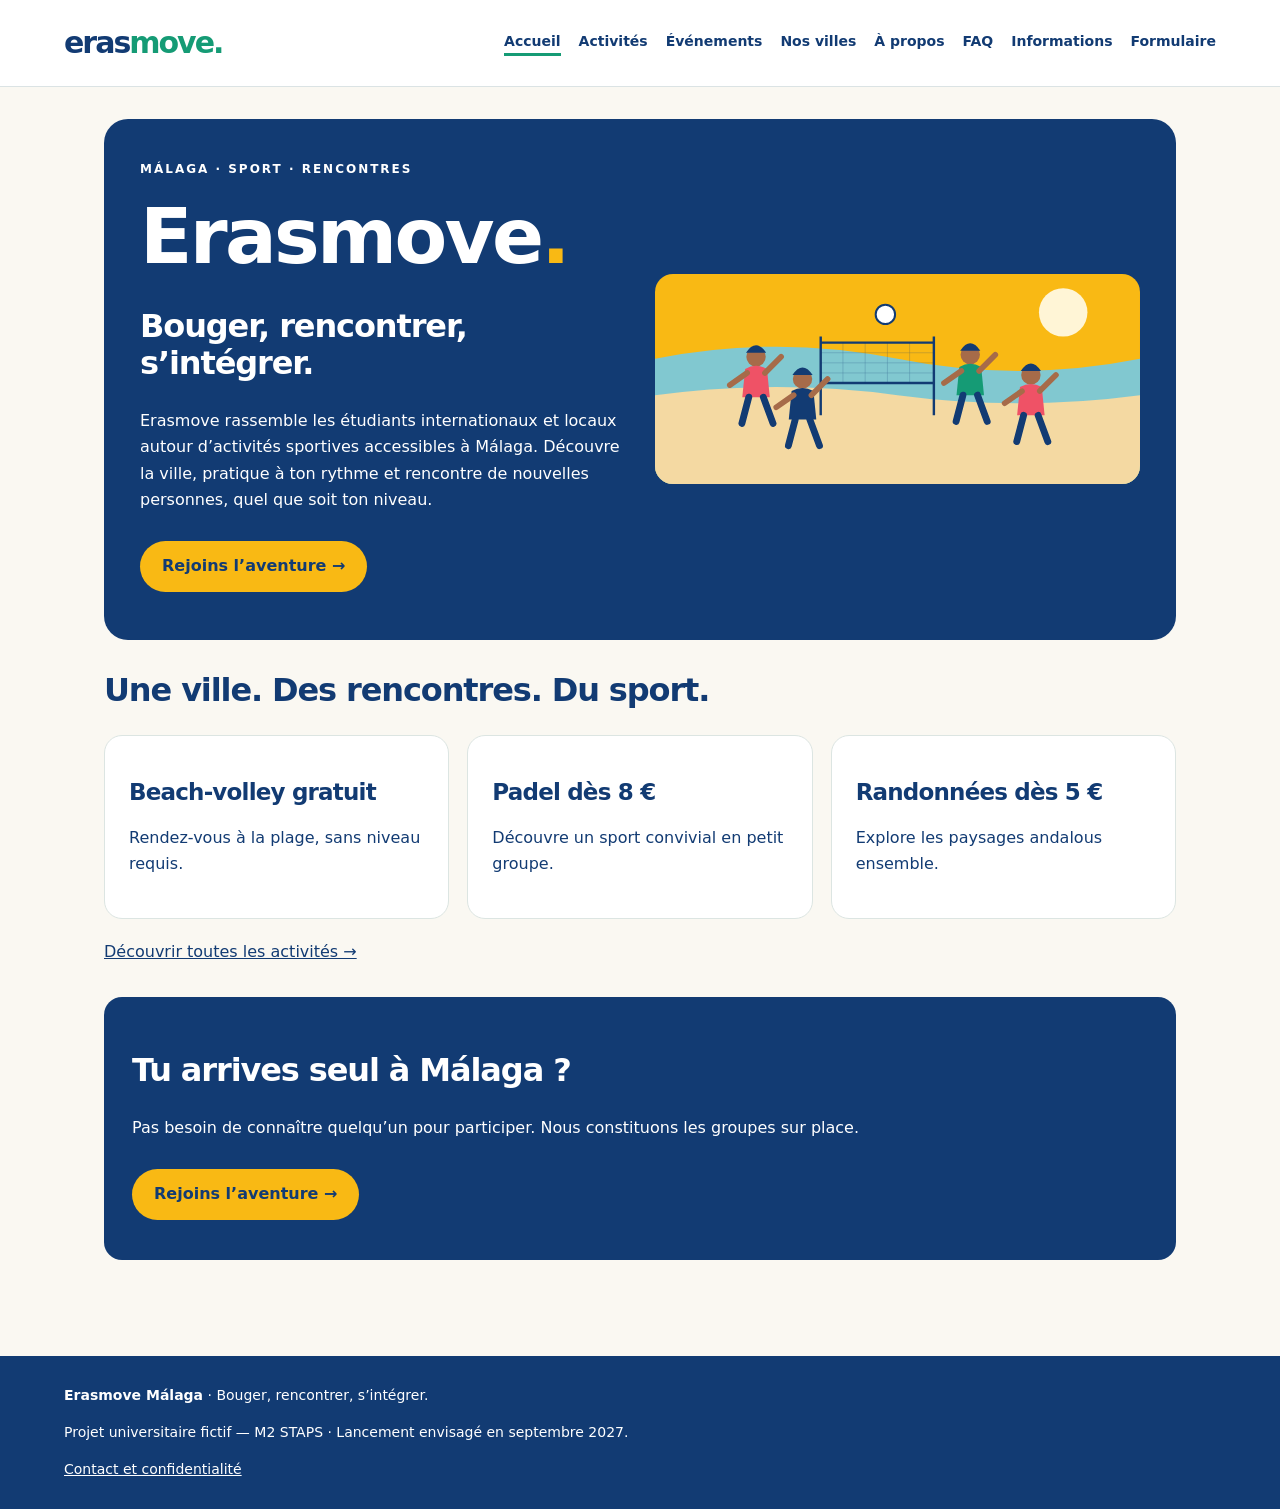
<file: index.html>
<!doctype html><html lang="fr"><head><meta charset="utf-8"><meta name="viewport" content="width=device-width, initial-scale=1"><meta name="description" content="Sport étudiant et rencontres internationales à Málaga."><title>Accueil | Erasmove Málaga</title><link rel="stylesheet" href="css/style.css"></head><body><header><a class="brand" href="index.html">eras<span>move.</span></a><nav aria-label="Navigation principale"><a href="index.html" aria-current="page">Accueil</a><a href="activites.html">Activités</a><a href="evenements.html">Événements</a><a href="villes.html">Nos villes</a><a href="apropos.html">À propos</a><a href="faq.html">FAQ</a><a href="informations.html">Informations</a><a href="formulaire.html">Formulaire</a></nav></header><main><section class="hero"><div><span class="eyebrow">MÁLAGA · SPORT · RENCONTRES</span><h1>Erasmove<span>.</span></h1><h2>Bouger, rencontrer, s’intégrer.</h2><p>Erasmove rassemble les étudiants internationaux et locaux autour d’activités sportives accessibles à Málaga. Découvre la ville, pratique à ton rythme et rencontre de nouvelles personnes, quel que soit ton niveau.</p><a class="btn" href="formulaire.html">Rejoins l’aventure →</a></div><img src="images/hero.svg" alt="Illustration de quatre étudiants jouant au beach-volley au bord de la Méditerranée"></section><section><h2>Une ville. Des rencontres. Du sport.</h2><div class="cards"><article class="tile"><h2>Beach-volley gratuit</h2><p>Rendez-vous à la plage, sans niveau requis.</p></article><article class="tile"><h2>Padel dès 8 €</h2><p>Découvre un sport convivial en petit groupe.</p></article><article class="tile"><h2>Randonnées dès 5 €</h2><p>Explore les paysages andalous ensemble.</p></article></div><a href="activites.html">Découvrir toutes les activités →</a></section><section class="band"><h2>Tu arrives seul à Málaga ?</h2><p>Pas besoin de connaître quelqu’un pour participer. Nous constituons les groupes sur place.</p><a class="btn" href="formulaire.html">Rejoins l’aventure →</a></section></main><footer><strong>Erasmove Málaga</strong> · Bouger, rencontrer, s’intégrer.<p>Projet universitaire fictif — M2 STAPS · Lancement envisagé en septembre 2027.</p><a href="faq.html#contact">Contact et confidentialité</a></footer></body></html>
</file>
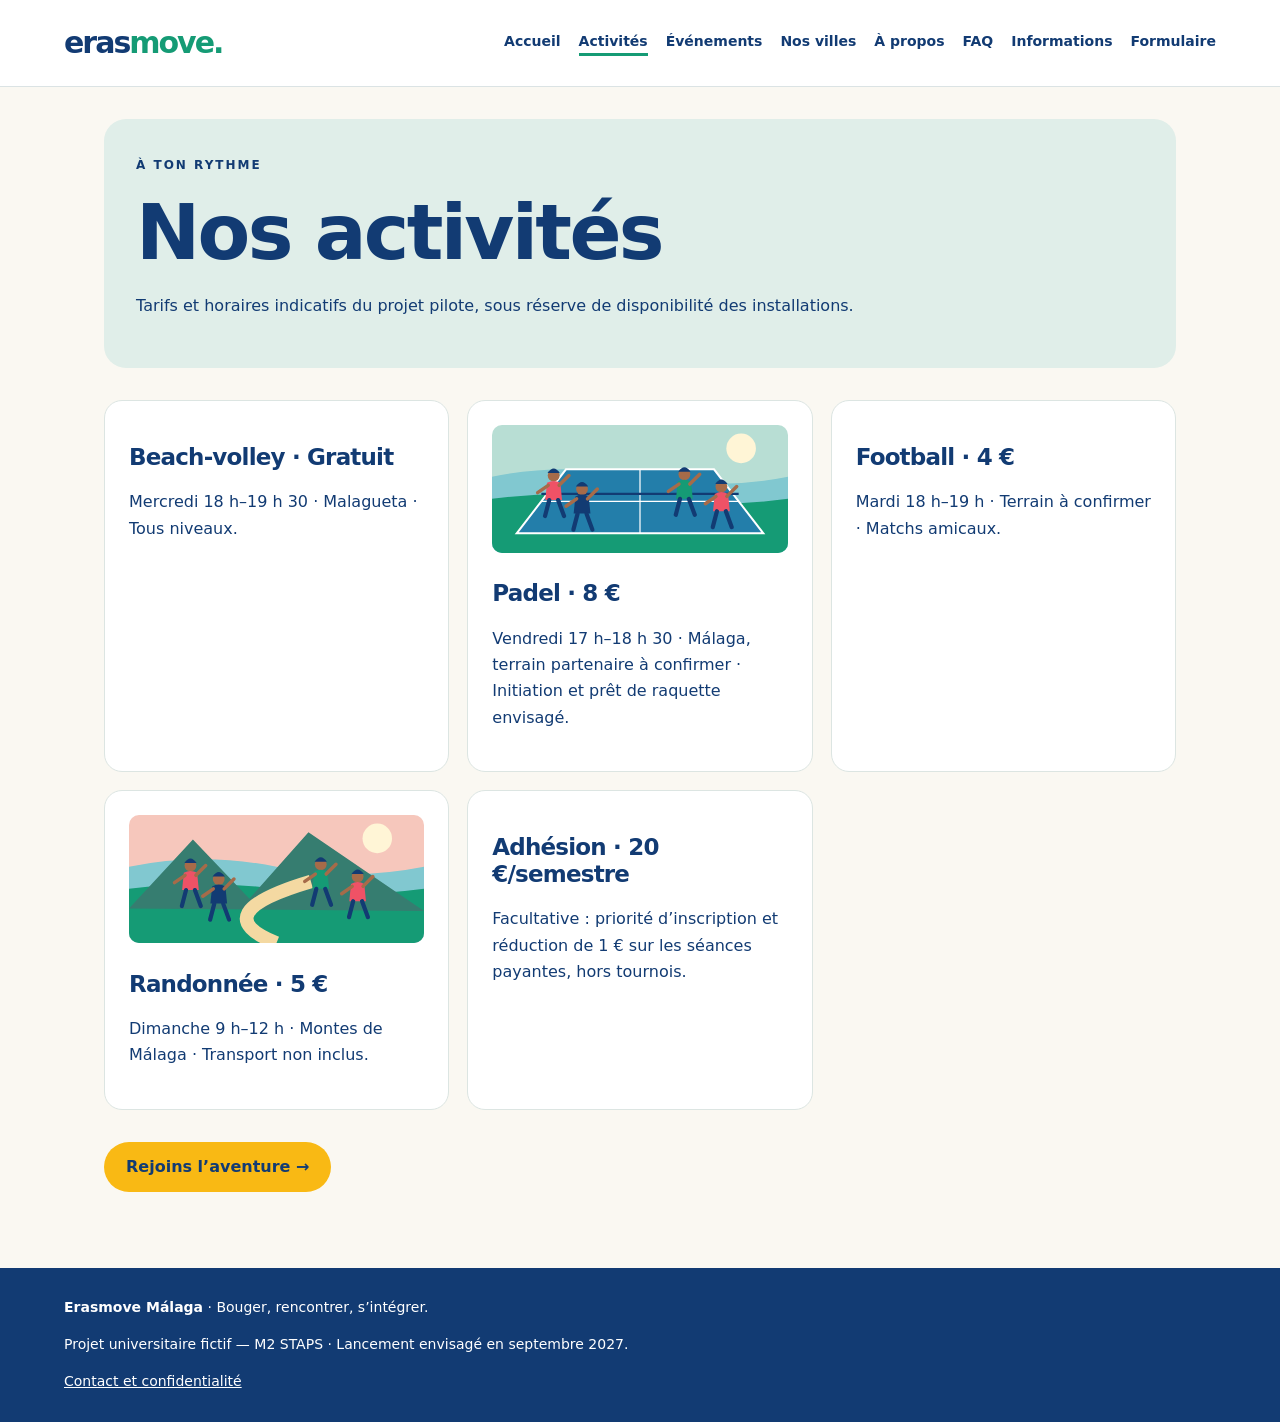
<file: activites.html>
<!doctype html><html lang="fr"><head><meta charset="utf-8"><meta name="viewport" content="width=device-width, initial-scale=1"><meta name="description" content="Offres et tarifs étudiants."><title>Activités | Erasmove Málaga</title><link rel="stylesheet" href="css/style.css"></head><body><header><a class="brand" href="index.html">eras<span>move.</span></a><nav aria-label="Navigation principale"><a href="index.html">Accueil</a><a href="activites.html" aria-current="page">Activités</a><a href="evenements.html">Événements</a><a href="villes.html">Nos villes</a><a href="apropos.html">À propos</a><a href="faq.html">FAQ</a><a href="informations.html">Informations</a><a href="formulaire.html">Formulaire</a></nav></header><main><section class="intro"><span class="eyebrow">À TON RYTHME</span><h1>Nos activités</h1><p>Tarifs et horaires indicatifs du projet pilote, sous réserve de disponibilité des installations.</p></section><div class="cards"><article class="tile"><h2>Beach-volley · Gratuit</h2><p>Mercredi 18 h–19 h 30 · Malagueta · Tous niveaux.</p></article><article class="tile"><img src="images/padel.svg" alt="Illustration d’étudiants sur un terrain de padel"><h2>Padel · 8 €</h2><p>Vendredi 17 h–18 h 30 · Málaga, terrain partenaire à confirmer · Initiation et prêt de raquette envisagé.</p></article><article class="tile"><h2>Football · 4 €</h2><p>Mardi 18 h–19 h · Terrain à confirmer · Matchs amicaux.</p></article><article class="tile"><img src="images/hike.svg" alt="Illustration d’une randonnée collective en montagne"><h2>Randonnée · 5 €</h2><p>Dimanche 9 h–12 h · Montes de Málaga · Transport non inclus.</p></article><article class="tile"><h2>Adhésion · 20 €/semestre</h2><p>Facultative : priorité d’inscription et réduction de 1 € sur les séances payantes, hors tournois.</p></article></div><a class="btn" href="formulaire.html">Rejoins l’aventure →</a></main><footer><strong>Erasmove Málaga</strong> · Bouger, rencontrer, s’intégrer.<p>Projet universitaire fictif — M2 STAPS · Lancement envisagé en septembre 2027.</p><a href="faq.html#contact">Contact et confidentialité</a></footer></body></html>
</file>
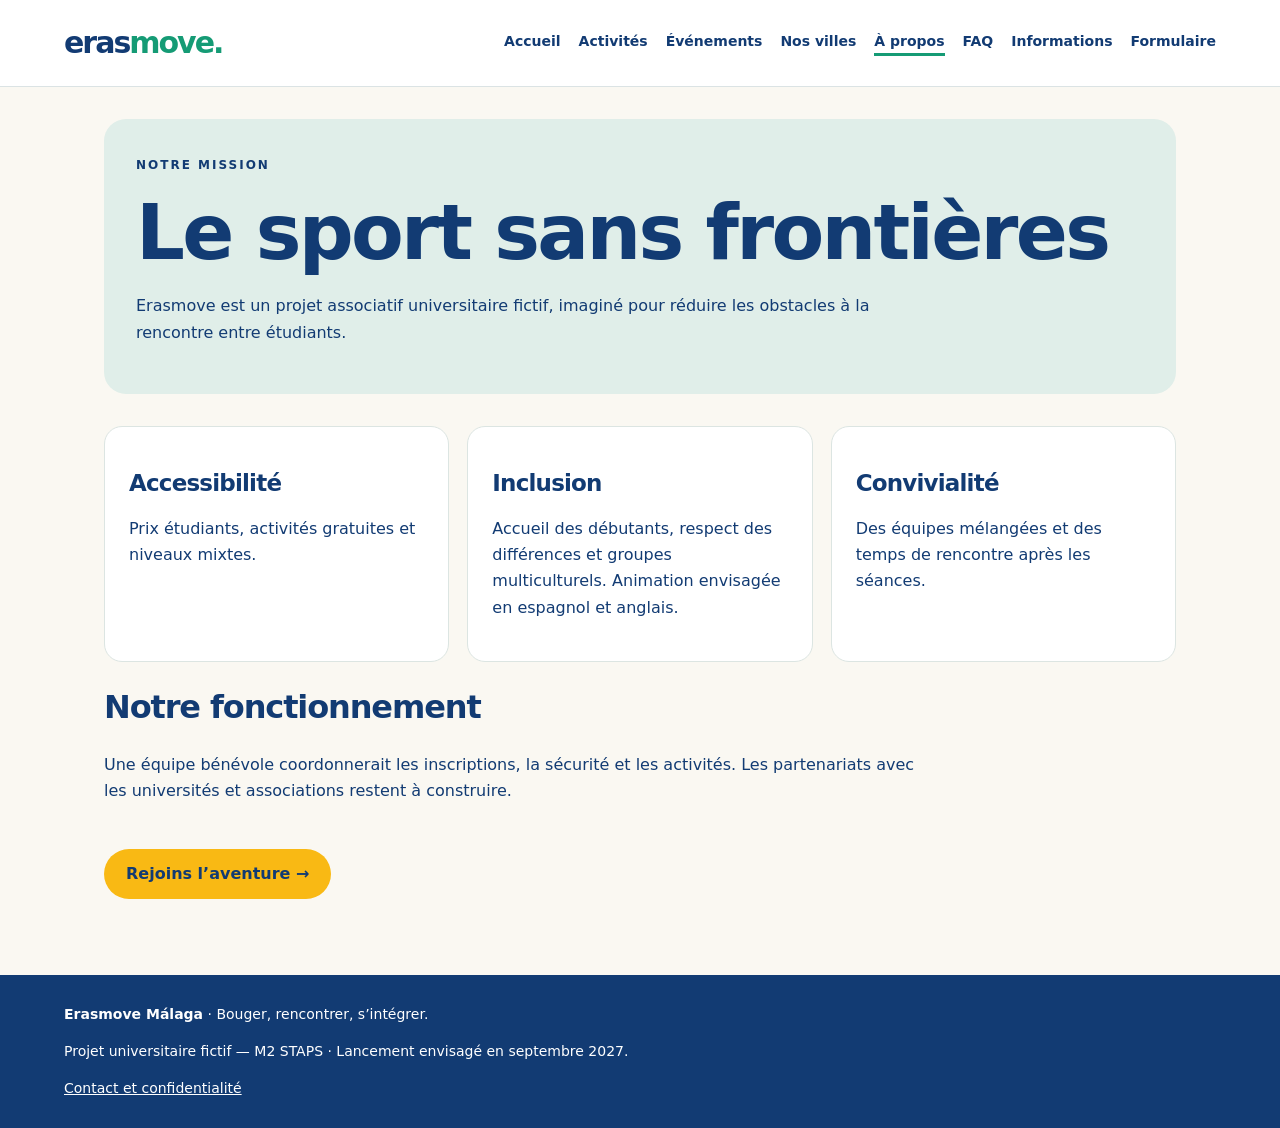
<file: apropos.html>
<!doctype html><html lang="fr"><head><meta charset="utf-8"><meta name="viewport" content="width=device-width, initial-scale=1"><meta name="description" content="Mission et valeurs."><title>À propos | Erasmove Málaga</title><link rel="stylesheet" href="css/style.css"></head><body><header><a class="brand" href="index.html">eras<span>move.</span></a><nav aria-label="Navigation principale"><a href="index.html">Accueil</a><a href="activites.html">Activités</a><a href="evenements.html">Événements</a><a href="villes.html">Nos villes</a><a href="apropos.html" aria-current="page">À propos</a><a href="faq.html">FAQ</a><a href="informations.html">Informations</a><a href="formulaire.html">Formulaire</a></nav></header><main><section class="intro"><span class="eyebrow">NOTRE MISSION</span><h1>Le sport sans frontières</h1><p>Erasmove est un projet associatif universitaire fictif, imaginé pour réduire les obstacles à la rencontre entre étudiants.</p></section><div class="cards"><article class="tile"><h2>Accessibilité</h2><p>Prix étudiants, activités gratuites et niveaux mixtes.</p></article><article class="tile"><h2>Inclusion</h2><p>Accueil des débutants, respect des différences et groupes multiculturels. Animation envisagée en espagnol et anglais.</p></article><article class="tile"><h2>Convivialité</h2><p>Des équipes mélangées et des temps de rencontre après les séances.</p></article></div><section><h2>Notre fonctionnement</h2><p>Une équipe bénévole coordonnerait les inscriptions, la sécurité et les activités. Les partenariats avec les universités et associations restent à construire.</p></section><a class="btn" href="formulaire.html">Rejoins l’aventure →</a></main><footer><strong>Erasmove Málaga</strong> · Bouger, rencontrer, s’intégrer.<p>Projet universitaire fictif — M2 STAPS · Lancement envisagé en septembre 2027.</p><a href="faq.html#contact">Contact et confidentialité</a></footer></body></html>
</file>
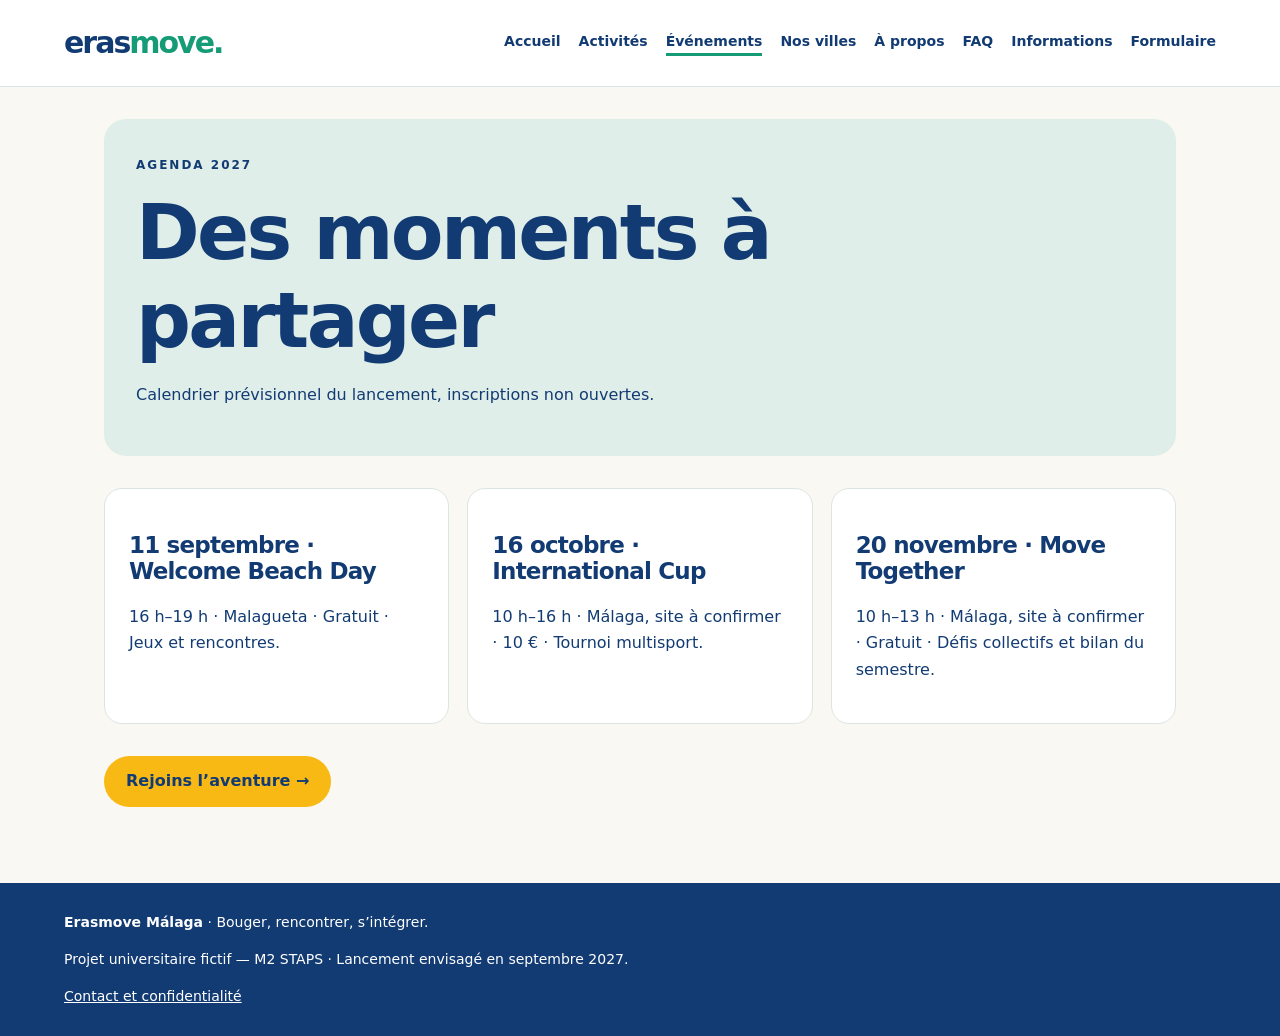
<file: evenements.html>
<!doctype html><html lang="fr"><head><meta charset="utf-8"><meta name="viewport" content="width=device-width, initial-scale=1"><meta name="description" content="Programme sportif prévisionnel."><title>Événements | Erasmove Málaga</title><link rel="stylesheet" href="css/style.css"></head><body><header><a class="brand" href="index.html">eras<span>move.</span></a><nav aria-label="Navigation principale"><a href="index.html">Accueil</a><a href="activites.html">Activités</a><a href="evenements.html" aria-current="page">Événements</a><a href="villes.html">Nos villes</a><a href="apropos.html">À propos</a><a href="faq.html">FAQ</a><a href="informations.html">Informations</a><a href="formulaire.html">Formulaire</a></nav></header><main><section class="intro"><span class="eyebrow">AGENDA 2027</span><h1>Des moments à partager</h1><p>Calendrier prévisionnel du lancement, inscriptions non ouvertes.</p></section><div class="cards"><article class="tile"><h2>11 septembre · Welcome Beach Day</h2><p>16 h–19 h · Malagueta · Gratuit · Jeux et rencontres.</p></article><article class="tile"><h2>16 octobre · International Cup</h2><p>10 h–16 h · Málaga, site à confirmer · 10 € · Tournoi multisport.</p></article><article class="tile"><h2>20 novembre · Move Together</h2><p>10 h–13 h · Málaga, site à confirmer · Gratuit · Défis collectifs et bilan du semestre.</p></article></div><a class="btn" href="formulaire.html">Rejoins l’aventure →</a></main><footer><strong>Erasmove Málaga</strong> · Bouger, rencontrer, s’intégrer.<p>Projet universitaire fictif — M2 STAPS · Lancement envisagé en septembre 2027.</p><a href="faq.html#contact">Contact et confidentialité</a></footer></body></html>
</file>
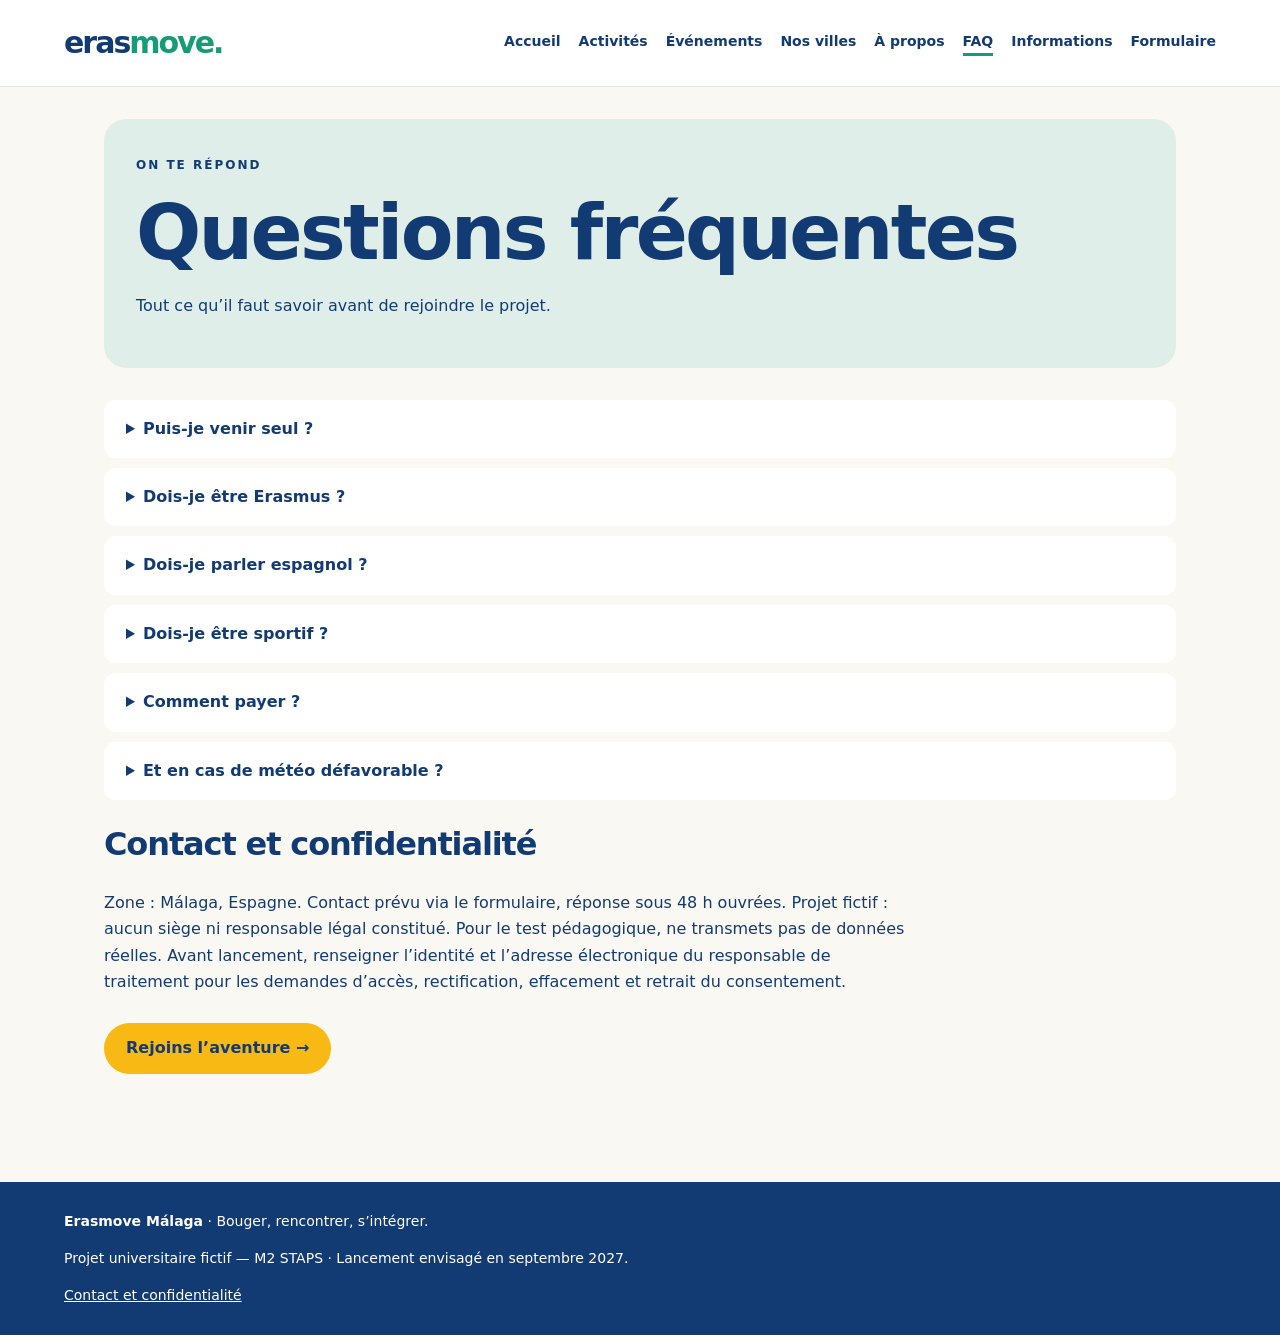
<file: faq.html>
<!doctype html><html lang="fr"><head><meta charset="utf-8"><meta name="viewport" content="width=device-width, initial-scale=1"><meta name="description" content="Questions pratiques et confidentialité."><title>FAQ | Erasmove Málaga</title><link rel="stylesheet" href="css/style.css"></head><body><header><a class="brand" href="index.html">eras<span>move.</span></a><nav aria-label="Navigation principale"><a href="index.html">Accueil</a><a href="activites.html">Activités</a><a href="evenements.html">Événements</a><a href="villes.html">Nos villes</a><a href="apropos.html">À propos</a><a href="faq.html" aria-current="page">FAQ</a><a href="informations.html">Informations</a><a href="formulaire.html">Formulaire</a></nav></header><main><section class="intro"><span class="eyebrow">ON TE RÉPOND</span><h1>Questions fréquentes</h1><p>Tout ce qu’il faut savoir avant de rejoindre le projet.</p></section><details><summary>Puis-je venir seul ?</summary><p>Oui, les équipes seront constituées sur place.</p></details><details><summary>Dois-je être Erasmus ?</summary><p>Non, les étudiants locaux sont également les bienvenus.</p></details><details><summary>Dois-je parler espagnol ?</summary><p>Non, l’animation est envisagée en espagnol et anglais.</p></details><details><summary>Dois-je être sportif ?</summary><p>Non, les activités sont ouvertes aux débutants.</p></details><details><summary>Comment payer ?</summary><p>Aucun paiement n’est collecté sur ce prototype. Les modalités seront communiquées avant une inscription réelle.</p></details><details><summary>Et en cas de météo défavorable ?</summary><p>Une annulation ou un report sera communiqué avant la séance.</p></details><section id="contact"><h2>Contact et confidentialité</h2><p>Zone : Málaga, Espagne. Contact prévu via le formulaire, réponse sous 48 h ouvrées. Projet fictif : aucun siège ni responsable légal constitué. Pour le test pédagogique, ne transmets pas de données réelles. Avant lancement, renseigner l’identité et l’adresse électronique du responsable de traitement pour les demandes d’accès, rectification, effacement et retrait du consentement.</p><a class="btn" href="formulaire.html">Rejoins l’aventure →</a></section></main><footer><strong>Erasmove Málaga</strong> · Bouger, rencontrer, s’intégrer.<p>Projet universitaire fictif — M2 STAPS · Lancement envisagé en septembre 2027.</p><a href="faq.html#contact">Contact et confidentialité</a></footer></body></html>
</file>
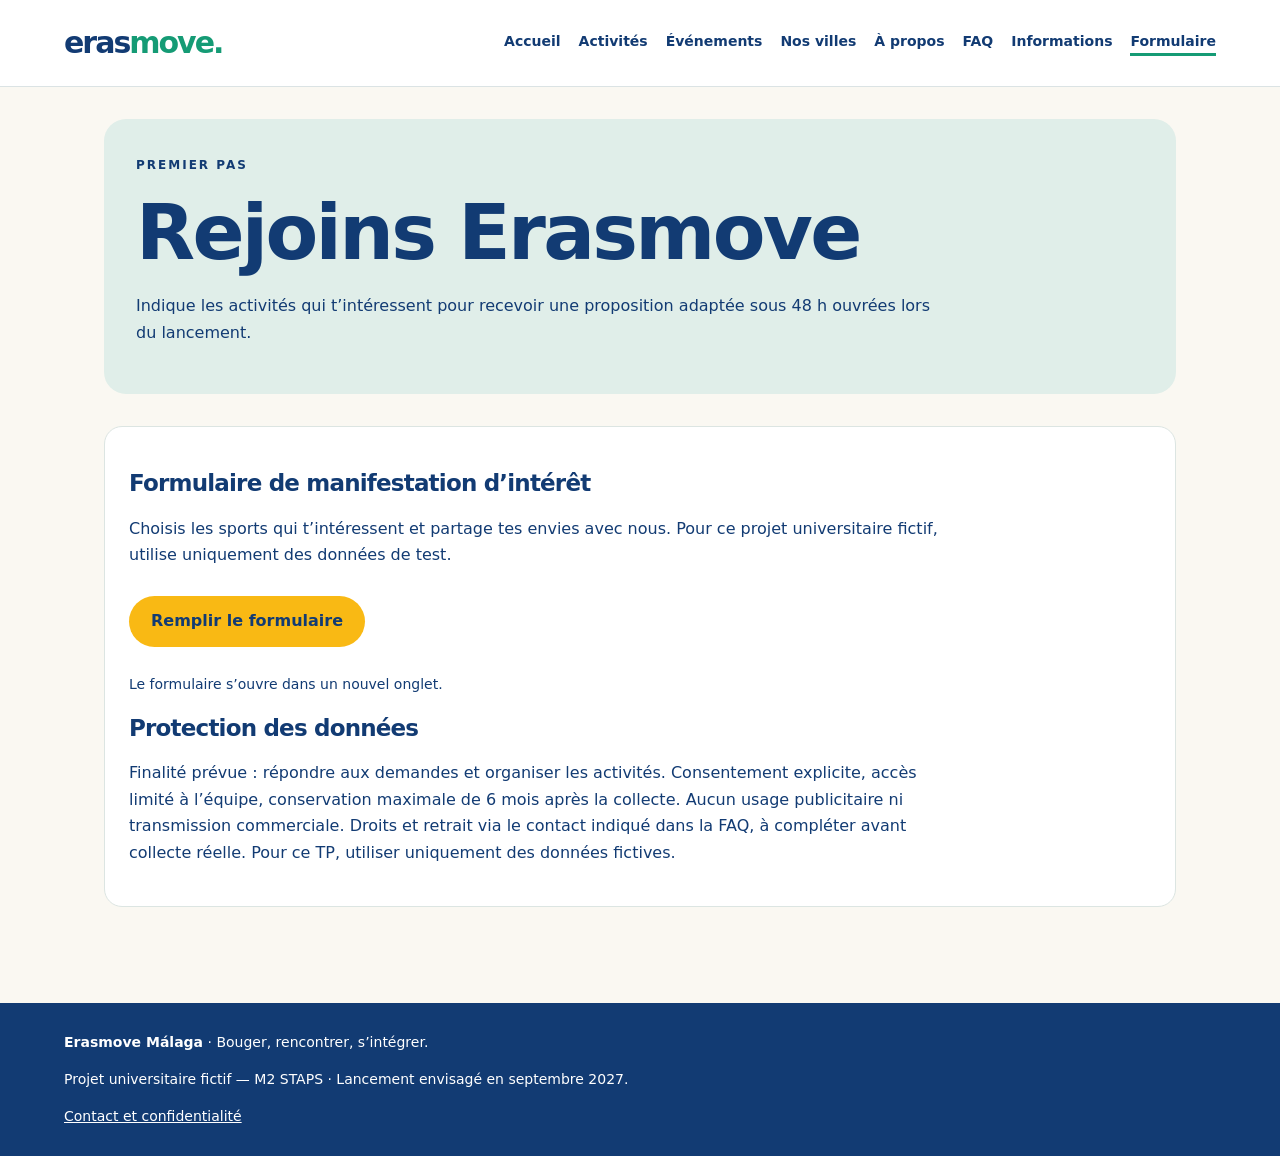
<file: formulaire.html>
<!doctype html><html lang="fr"><head><meta charset="utf-8"><meta name="viewport" content="width=device-width, initial-scale=1"><meta name="description" content="Manifestation d’intérêt Erasmove."><title>Formulaire | Erasmove Málaga</title><link rel="stylesheet" href="css/style.css"></head><body><header><a class="brand" href="index.html">eras<span>move.</span></a><nav aria-label="Navigation principale"><a href="index.html">Accueil</a><a href="activites.html">Activités</a><a href="evenements.html">Événements</a><a href="villes.html">Nos villes</a><a href="apropos.html">À propos</a><a href="faq.html">FAQ</a><a href="informations.html">Informations</a><a href="formulaire.html" aria-current="page">Formulaire</a></nav></header><main><section class="intro"><span class="eyebrow">PREMIER PAS</span><h1>Rejoins Erasmove</h1><p>Indique les activités qui t’intéressent pour recevoir une proposition adaptée sous 48 h ouvrées lors du lancement.</p></section><section class="tile"><h2>Formulaire de manifestation d’intérêt</h2><p>Choisis les sports qui t’intéressent et partage tes envies avec nous. Pour ce projet universitaire fictif, utilise uniquement des données de test.</p><a class="btn" href="https://docs.google.com/forms/d/e/1FAIpQLSdmhwDLGZdI3JbrvcrzE5wJtYzQxZAX3iNCedbJNv4kbh8Z3g/viewform?usp=publish-editor" target="_blank" rel="noopener noreferrer">Remplir le formulaire</a><p class="note">Le formulaire s’ouvre dans un nouvel onglet.</p><h2>Protection des données</h2><p>Finalité prévue : répondre aux demandes et organiser les activités. Consentement explicite, accès limité à l’équipe, conservation maximale de 6 mois après la collecte. Aucun usage publicitaire ni transmission commerciale. Droits et retrait via le contact indiqué dans la FAQ, à compléter avant collecte réelle. Pour ce TP, utiliser uniquement des données fictives.</p></section></main><footer><strong>Erasmove Málaga</strong> · Bouger, rencontrer, s’intégrer.<p>Projet universitaire fictif — M2 STAPS · Lancement envisagé en septembre 2027.</p><a href="faq.html#contact">Contact et confidentialité</a></footer></body></html>
</file>
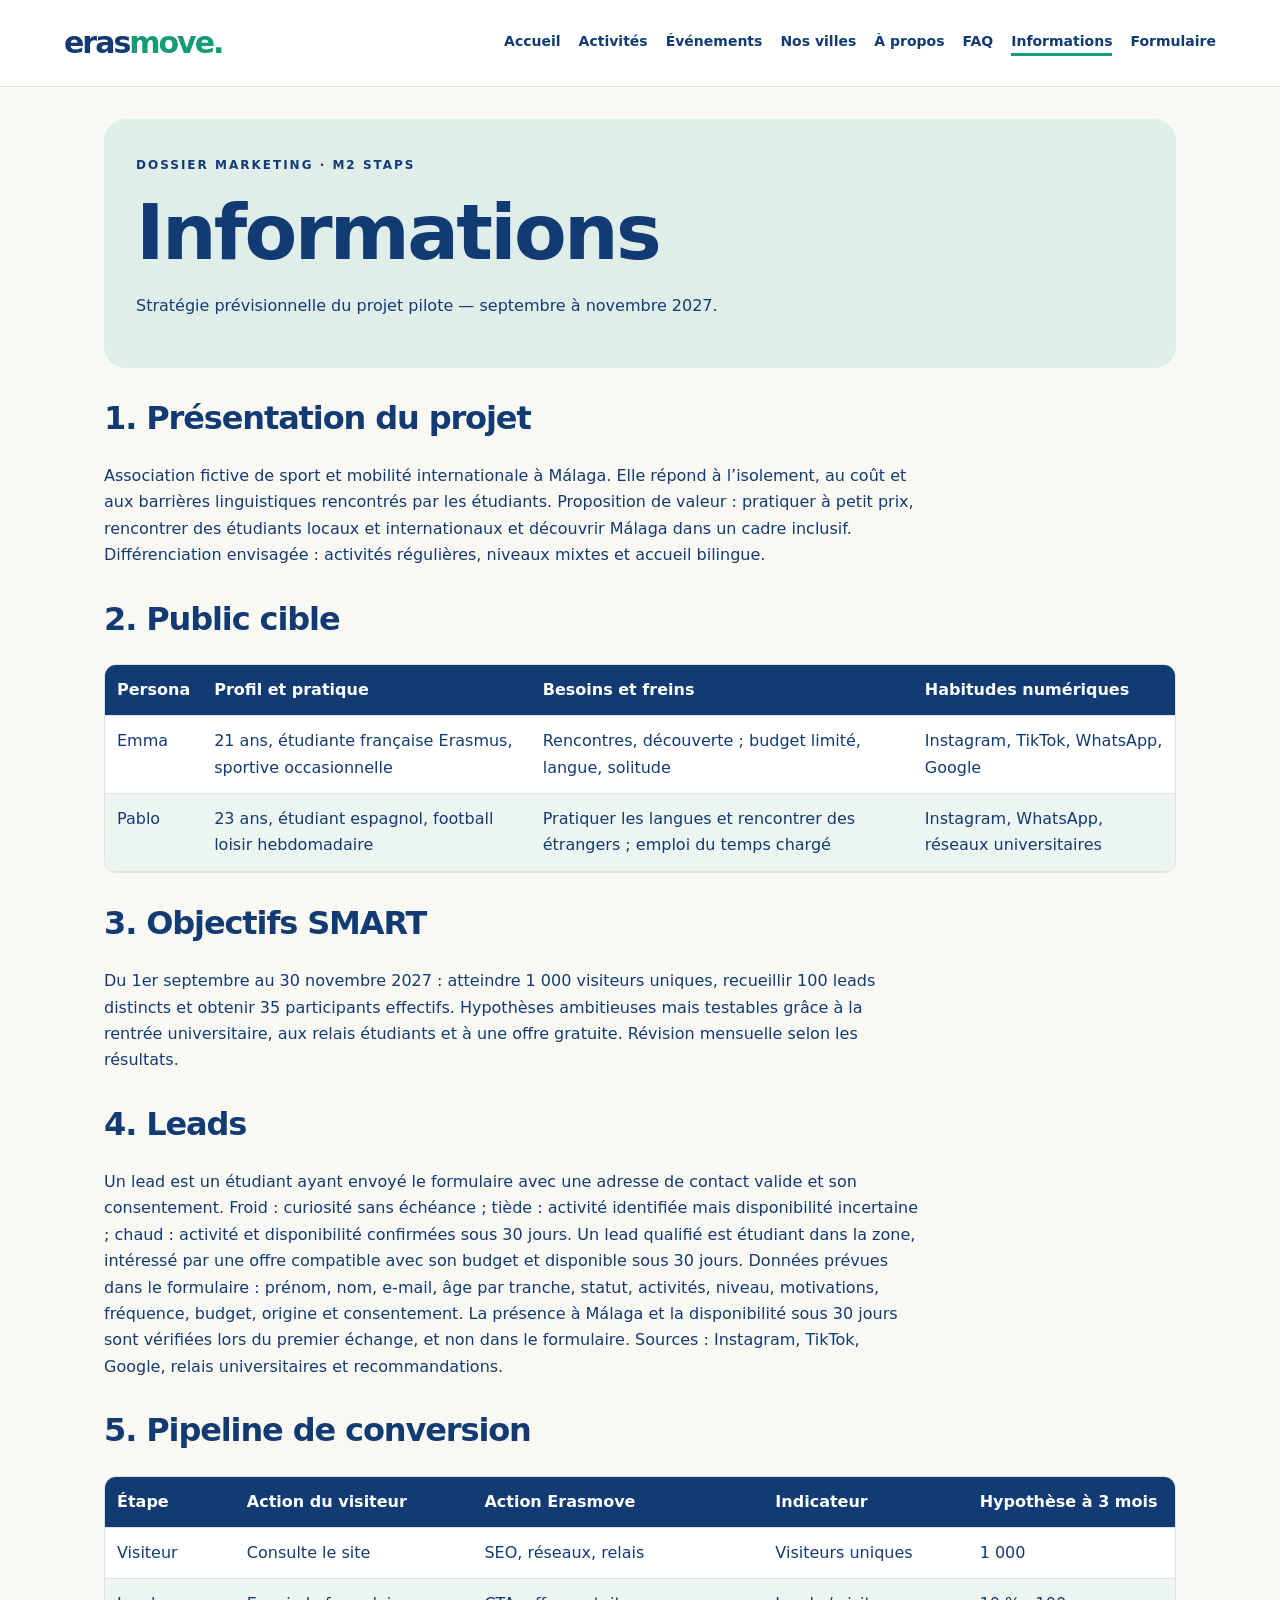
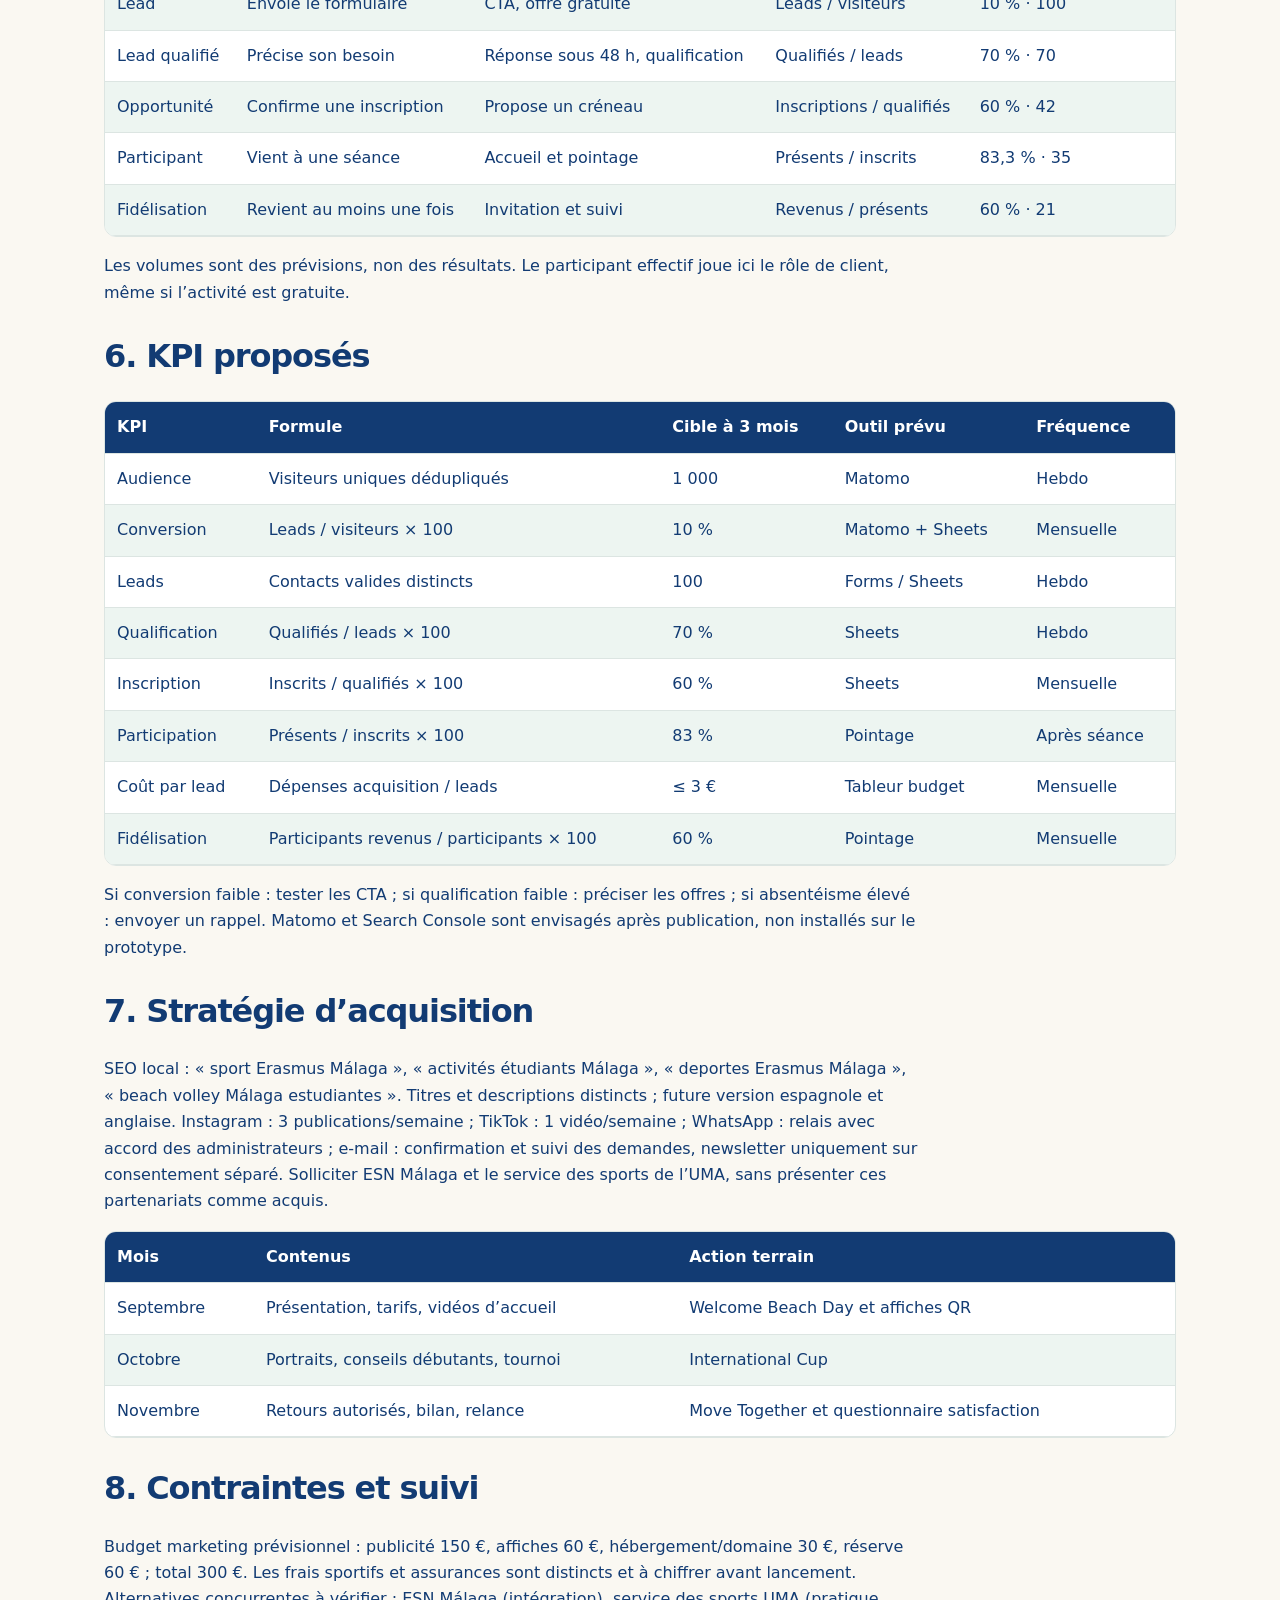
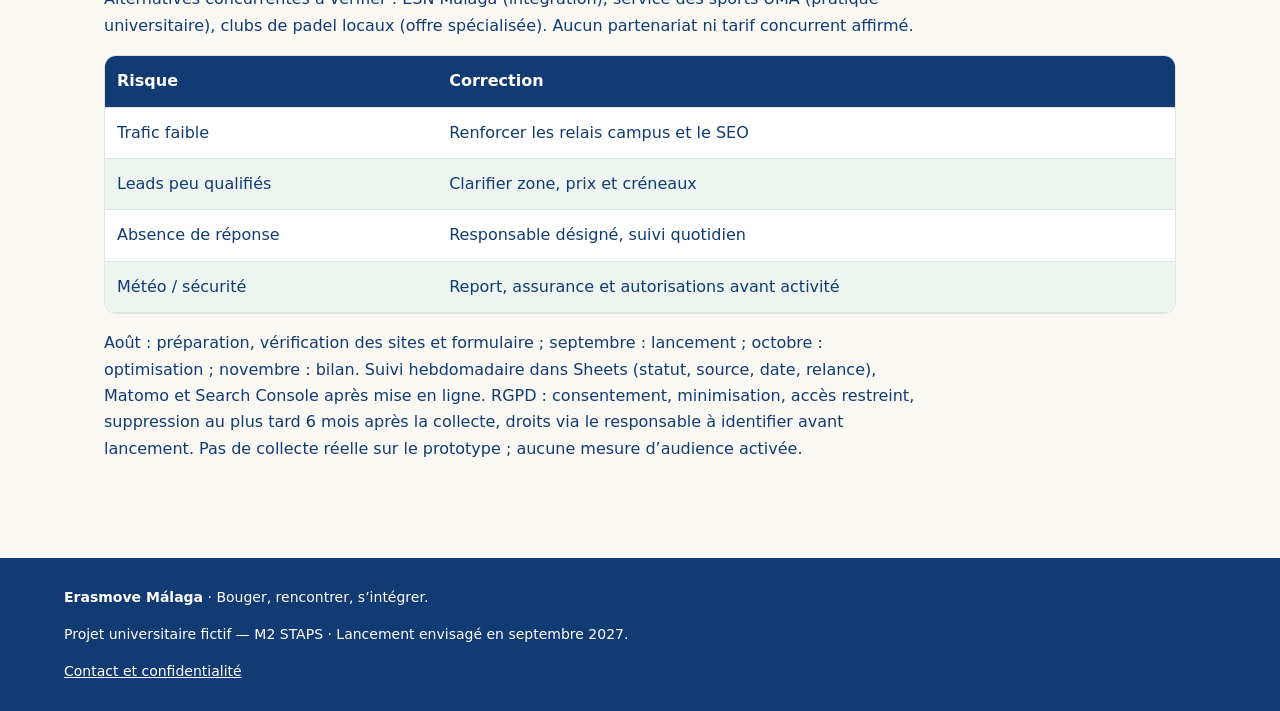
<file: informations.html>
<!doctype html><html lang="fr"><head><meta charset="utf-8"><meta name="viewport" content="width=device-width, initial-scale=1"><meta name="description" content="Stratégie marketing, pipeline et KPI Erasmove."><title>Informations marketing | Erasmove Málaga</title><link rel="stylesheet" href="css/style.css"></head><body><header><a class="brand" href="index.html">eras<span>move.</span></a><nav aria-label="Navigation principale"><a href="index.html">Accueil</a><a href="activites.html">Activités</a><a href="evenements.html">Événements</a><a href="villes.html">Nos villes</a><a href="apropos.html">À propos</a><a href="faq.html">FAQ</a><a href="informations.html" aria-current="page">Informations</a><a href="formulaire.html">Formulaire</a></nav></header><main><section class="intro"><span class="eyebrow">DOSSIER MARKETING · M2 STAPS</span><h1>Informations</h1><p>Stratégie prévisionnelle du projet pilote — septembre à novembre 2027.</p></section><section><h2>1. Présentation du projet</h2><p>Association fictive de sport et mobilité internationale à Málaga. Elle répond à l’isolement, au coût et aux barrières linguistiques rencontrés par les étudiants. Proposition de valeur : pratiquer à petit prix, rencontrer des étudiants locaux et internationaux et découvrir Málaga dans un cadre inclusif. Différenciation envisagée : activités régulières, niveaux mixtes et accueil bilingue.</p></section><section><h2>2. Public cible</h2><div class="tablewrap" tabindex="0" role="region" aria-label="Tableau défilant"><table><thead><tr><th scope="col">Persona</th><th scope="col">Profil et pratique</th><th scope="col">Besoins et freins</th><th scope="col">Habitudes numériques</th></tr></thead><tbody><tr><td>Emma</td><td>21 ans, étudiante française Erasmus, sportive occasionnelle</td><td>Rencontres, découverte ; budget limité, langue, solitude</td><td>Instagram, TikTok, WhatsApp, Google</td></tr><tr><td>Pablo</td><td>23 ans, étudiant espagnol, football loisir hebdomadaire</td><td>Pratiquer les langues et rencontrer des étrangers ; emploi du temps chargé</td><td>Instagram, WhatsApp, réseaux universitaires</td></tr></tbody></table></div></section><section><h2>3. Objectifs SMART</h2><p>Du 1er septembre au 30 novembre 2027 : atteindre 1 000 visiteurs uniques, recueillir 100 leads distincts et obtenir 35 participants effectifs. Hypothèses ambitieuses mais testables grâce à la rentrée universitaire, aux relais étudiants et à une offre gratuite. Révision mensuelle selon les résultats.</p></section><section><h2>4. Leads</h2><p>Un lead est un étudiant ayant envoyé le formulaire avec une adresse de contact valide et son consentement. Froid : curiosité sans échéance ; tiède : activité identifiée mais disponibilité incertaine ; chaud : activité et disponibilité confirmées sous 30 jours. Un lead qualifié est étudiant dans la zone, intéressé par une offre compatible avec son budget et disponible sous 30 jours. Données prévues dans le formulaire : prénom, nom, e-mail, âge par tranche, statut, activités, niveau, motivations, fréquence, budget, origine et consentement. La présence à Málaga et la disponibilité sous 30 jours sont vérifiées lors du premier échange, et non dans le formulaire. Sources : Instagram, TikTok, Google, relais universitaires et recommandations.</p></section><section><h2>5. Pipeline de conversion</h2><div class="tablewrap" tabindex="0" role="region" aria-label="Tableau défilant"><table><thead><tr><th scope="col">Étape</th><th scope="col">Action du visiteur</th><th scope="col">Action Erasmove</th><th scope="col">Indicateur</th><th scope="col">Hypothèse à 3 mois</th></tr></thead><tbody><tr><td>Visiteur</td><td>Consulte le site</td><td>SEO, réseaux, relais</td><td>Visiteurs uniques</td><td>1 000</td></tr><tr><td>Lead</td><td>Envoie le formulaire</td><td>CTA, offre gratuite</td><td>Leads / visiteurs</td><td>10 % · 100</td></tr><tr><td>Lead qualifié</td><td>Précise son besoin</td><td>Réponse sous 48 h, qualification</td><td>Qualifiés / leads</td><td>70 % · 70</td></tr><tr><td>Opportunité</td><td>Confirme une inscription</td><td>Propose un créneau</td><td>Inscriptions / qualifiés</td><td>60 % · 42</td></tr><tr><td>Participant</td><td>Vient à une séance</td><td>Accueil et pointage</td><td>Présents / inscrits</td><td>83,3 % · 35</td></tr><tr><td>Fidélisation</td><td>Revient au moins une fois</td><td>Invitation et suivi</td><td>Revenus / présents</td><td>60 % · 21</td></tr></tbody></table></div><p>Les volumes sont des prévisions, non des résultats. Le participant effectif joue ici le rôle de client, même si l’activité est gratuite.</p></section><section><h2>6. KPI proposés</h2><div class="tablewrap" tabindex="0" role="region" aria-label="Tableau défilant"><table><thead><tr><th scope="col">KPI</th><th scope="col">Formule</th><th scope="col">Cible à 3 mois</th><th scope="col">Outil prévu</th><th scope="col">Fréquence</th></tr></thead><tbody><tr><td>Audience</td><td>Visiteurs uniques dédupliqués</td><td>1 000</td><td>Matomo</td><td>Hebdo</td></tr><tr><td>Conversion</td><td>Leads / visiteurs × 100</td><td>10 %</td><td>Matomo + Sheets</td><td>Mensuelle</td></tr><tr><td>Leads</td><td>Contacts valides distincts</td><td>100</td><td>Forms / Sheets</td><td>Hebdo</td></tr><tr><td>Qualification</td><td>Qualifiés / leads × 100</td><td>70 %</td><td>Sheets</td><td>Hebdo</td></tr><tr><td>Inscription</td><td>Inscrits / qualifiés × 100</td><td>60 %</td><td>Sheets</td><td>Mensuelle</td></tr><tr><td>Participation</td><td>Présents / inscrits × 100</td><td>83 %</td><td>Pointage</td><td>Après séance</td></tr><tr><td>Coût par lead</td><td>Dépenses acquisition / leads</td><td>≤ 3 €</td><td>Tableur budget</td><td>Mensuelle</td></tr><tr><td>Fidélisation</td><td>Participants revenus / participants × 100</td><td>60 %</td><td>Pointage</td><td>Mensuelle</td></tr></tbody></table></div><p>Si conversion faible : tester les CTA ; si qualification faible : préciser les offres ; si absentéisme élevé : envoyer un rappel. Matomo et Search Console sont envisagés après publication, non installés sur le prototype.</p></section><section><h2>7. Stratégie d’acquisition</h2><p>SEO local : « sport Erasmus Málaga », « activités étudiants Málaga », « deportes Erasmus Málaga », « beach volley Málaga estudiantes ». Titres et descriptions distincts ; future version espagnole et anglaise. Instagram : 3 publications/semaine ; TikTok : 1 vidéo/semaine ; WhatsApp : relais avec accord des administrateurs ; e-mail : confirmation et suivi des demandes, newsletter uniquement sur consentement séparé. Solliciter ESN Málaga et le service des sports de l’UMA, sans présenter ces partenariats comme acquis.</p><div class="tablewrap" tabindex="0" role="region" aria-label="Tableau défilant"><table><thead><tr><th scope="col">Mois</th><th scope="col">Contenus</th><th scope="col">Action terrain</th></tr></thead><tbody><tr><td>Septembre</td><td>Présentation, tarifs, vidéos d’accueil</td><td>Welcome Beach Day et affiches QR</td></tr><tr><td>Octobre</td><td>Portraits, conseils débutants, tournoi</td><td>International Cup</td></tr><tr><td>Novembre</td><td>Retours autorisés, bilan, relance</td><td>Move Together et questionnaire satisfaction</td></tr></tbody></table></div></section><section><h2>8. Contraintes et suivi</h2><p>Budget marketing prévisionnel : publicité 150 €, affiches 60 €, hébergement/domaine 30 €, réserve 60 € ; total 300 €. Les frais sportifs et assurances sont distincts et à chiffrer avant lancement. Alternatives concurrentes à vérifier : ESN Málaga (intégration), service des sports UMA (pratique universitaire), clubs de padel locaux (offre spécialisée). Aucun partenariat ni tarif concurrent affirmé.</p><div class="tablewrap" tabindex="0" role="region" aria-label="Tableau défilant"><table><thead><tr><th scope="col">Risque</th><th scope="col">Correction</th></tr></thead><tbody><tr><td>Trafic faible</td><td>Renforcer les relais campus et le SEO</td></tr><tr><td>Leads peu qualifiés</td><td>Clarifier zone, prix et créneaux</td></tr><tr><td>Absence de réponse</td><td>Responsable désigné, suivi quotidien</td></tr><tr><td>Météo / sécurité</td><td>Report, assurance et autorisations avant activité</td></tr></tbody></table></div><p>Août : préparation, vérification des sites et formulaire ; septembre : lancement ; octobre : optimisation ; novembre : bilan. Suivi hebdomadaire dans Sheets (statut, source, date, relance), Matomo et Search Console après mise en ligne. RGPD : consentement, minimisation, accès restreint, suppression au plus tard 6 mois après la collecte, droits via le responsable à identifier avant lancement. Pas de collecte réelle sur le prototype ; aucune mesure d’audience activée.</p></section></main><footer><strong>Erasmove Málaga</strong> · Bouger, rencontrer, s’intégrer.<p>Projet universitaire fictif — M2 STAPS · Lancement envisagé en septembre 2027.</p><a href="faq.html#contact">Contact et confidentialité</a></footer></body></html>
</file>
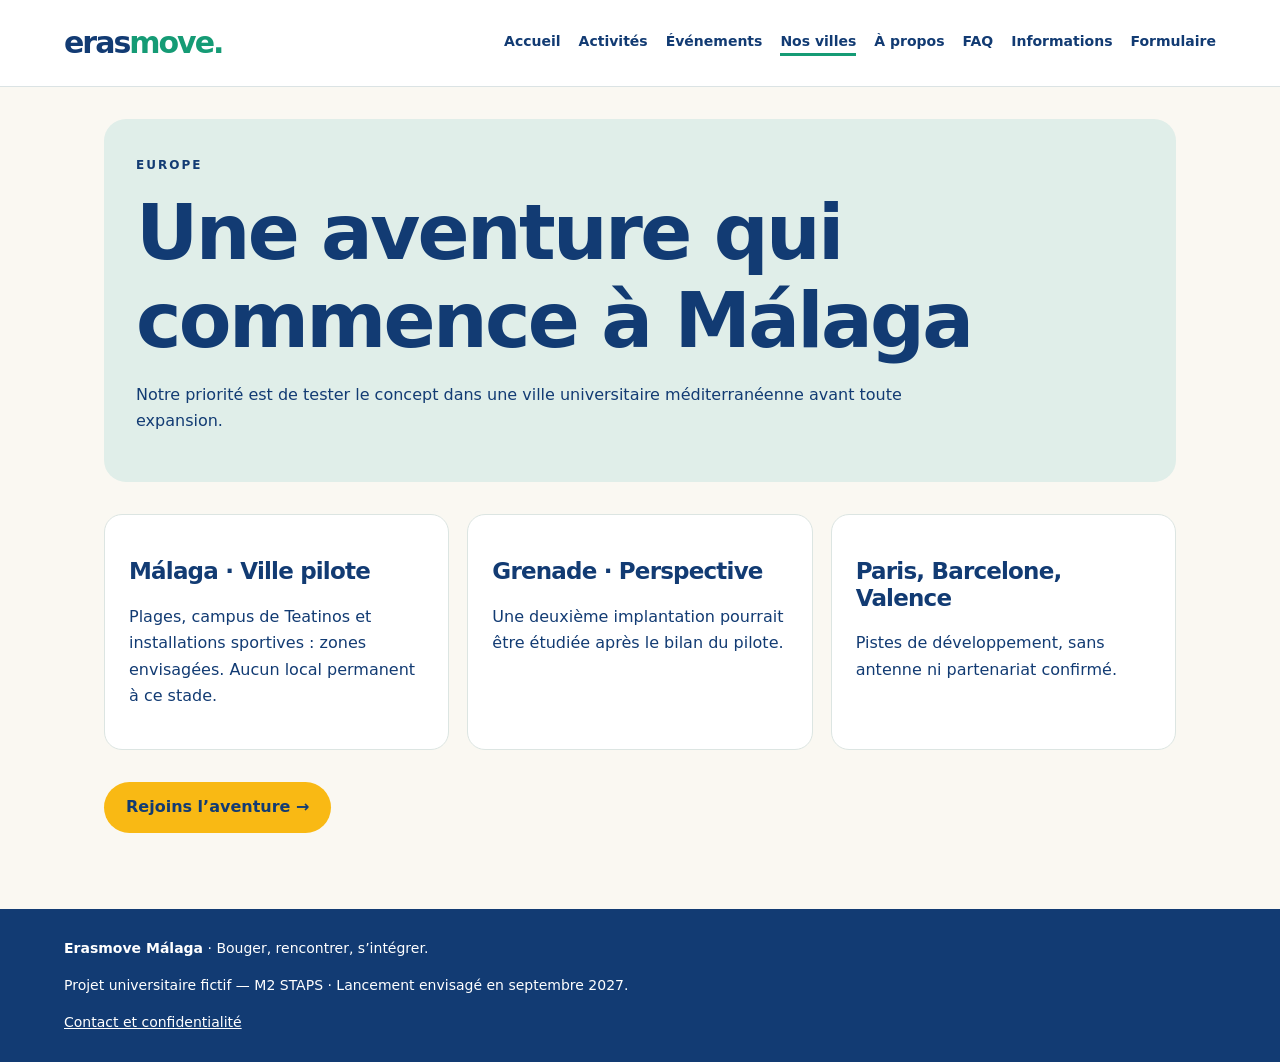
<file: villes.html>
<!doctype html><html lang="fr"><head><meta charset="utf-8"><meta name="viewport" content="width=device-width, initial-scale=1"><meta name="description" content="Málaga, ville pilote."><title>Nos villes | Erasmove Málaga</title><link rel="stylesheet" href="css/style.css"></head><body><header><a class="brand" href="index.html">eras<span>move.</span></a><nav aria-label="Navigation principale"><a href="index.html">Accueil</a><a href="activites.html">Activités</a><a href="evenements.html">Événements</a><a href="villes.html" aria-current="page">Nos villes</a><a href="apropos.html">À propos</a><a href="faq.html">FAQ</a><a href="informations.html">Informations</a><a href="formulaire.html">Formulaire</a></nav></header><main><section class="intro"><span class="eyebrow">EUROPE</span><h1>Une aventure qui commence à Málaga</h1><p>Notre priorité est de tester le concept dans une ville universitaire méditerranéenne avant toute expansion.</p></section><div class="cards"><article class="tile"><h2>Málaga · Ville pilote</h2><p>Plages, campus de Teatinos et installations sportives : zones envisagées. Aucun local permanent à ce stade.</p></article><article class="tile"><h2>Grenade · Perspective</h2><p>Une deuxième implantation pourrait être étudiée après le bilan du pilote.</p></article><article class="tile"><h2>Paris, Barcelone, Valence</h2><p>Pistes de développement, sans antenne ni partenariat confirmé.</p></article></div><a class="btn" href="formulaire.html">Rejoins l’aventure →</a></main><footer><strong>Erasmove Málaga</strong> · Bouger, rencontrer, s’intégrer.<p>Projet universitaire fictif — M2 STAPS · Lancement envisagé en septembre 2027.</p><a href="faq.html#contact">Contact et confidentialité</a></footer></body></html>
</file>
<file: css/style.css>
*{box-sizing:border-box}body{margin:0;background:#faf8f2;color:#123b73;font:16px/1.65 system-ui,sans-serif}header{display:flex;align-items:center;justify-content:space-between;gap:24px;padding:18px 5%;background:white;border-bottom:1px solid #dbe3e4}a{color:#123b73}a:focus-visible,summary:focus-visible{outline:3px solid #ef5266;outline-offset:4px}.brand{font-size:30px;font-weight:900;text-decoration:none;letter-spacing:-2px}.brand span,h1 span{color:#159b75}nav{display:flex;flex-wrap:wrap;gap:8px 18px}nav a{text-decoration:none;font-size:14px;font-weight:650}nav a[aria-current]{border-bottom:3px solid #159b75}main{max-width:1200px;margin:auto;padding:32px 5% 64px}section{margin:0 0 32px}h1,h2{line-height:1.15;letter-spacing:-.035em}h1{font-size:clamp(38px,6vw,78px);margin:12px 0}h2{font-size:clamp(22px,3vw,32px)}p{max-width:80ch}.eyebrow{font-size:12px;font-weight:800;letter-spacing:2px}.hero{display:grid;grid-template-columns:1fr 1fr;align-items:center;gap:30px;background:#123b73;color:white;padding:36px;border-radius:24px}.hero img{width:100%;border-radius:18px}.hero h1 span{color:#f9b914}.btn{display:inline-block;background:#f9b914;color:#123b73;text-decoration:none;font-weight:800;padding:12px 22px;border-radius:30px;margin:12px 0}.btn:hover{background:#ffe08a}.cards{display:grid;grid-template-columns:repeat(3,1fr);gap:18px;margin:20px 0}.tile{background:white;padding:24px;border-radius:18px;border:1px solid #dce5e2}.tile img{width:100%;border-radius:10px}.tile h2{font-size:23px}.intro{background:#e0eee9;padding:32px;border-radius:22px}.band{background:#123b73;color:white;padding:28px;border-radius:18px}footer{background:#123b73;color:white;padding:28px 5%;font-size:14px}footer a{color:white}.tablewrap{overflow-x:auto;background:white;border-radius:12px;border:1px solid #dce5e2}table{border-collapse:collapse;width:100%;min-width:650px}th,td{text-align:left;padding:12px;vertical-align:top;border-bottom:1px solid #dce5e2}th{background:#123b73;color:white}tbody tr:nth-child(even){background:#edf5f1}details{background:white;padding:16px 22px;margin:10px 0;border-radius:12px}summary{cursor:pointer;font-weight:750}.note{font-size:14px}@media(max-width:760px){header{align-items:flex-start;flex-direction:column;gap:10px}nav{gap:10px 14px}.hero,.cards{grid-template-columns:1fr}.hero,.intro{padding:22px}main{padding-top:20px}}
</file>
